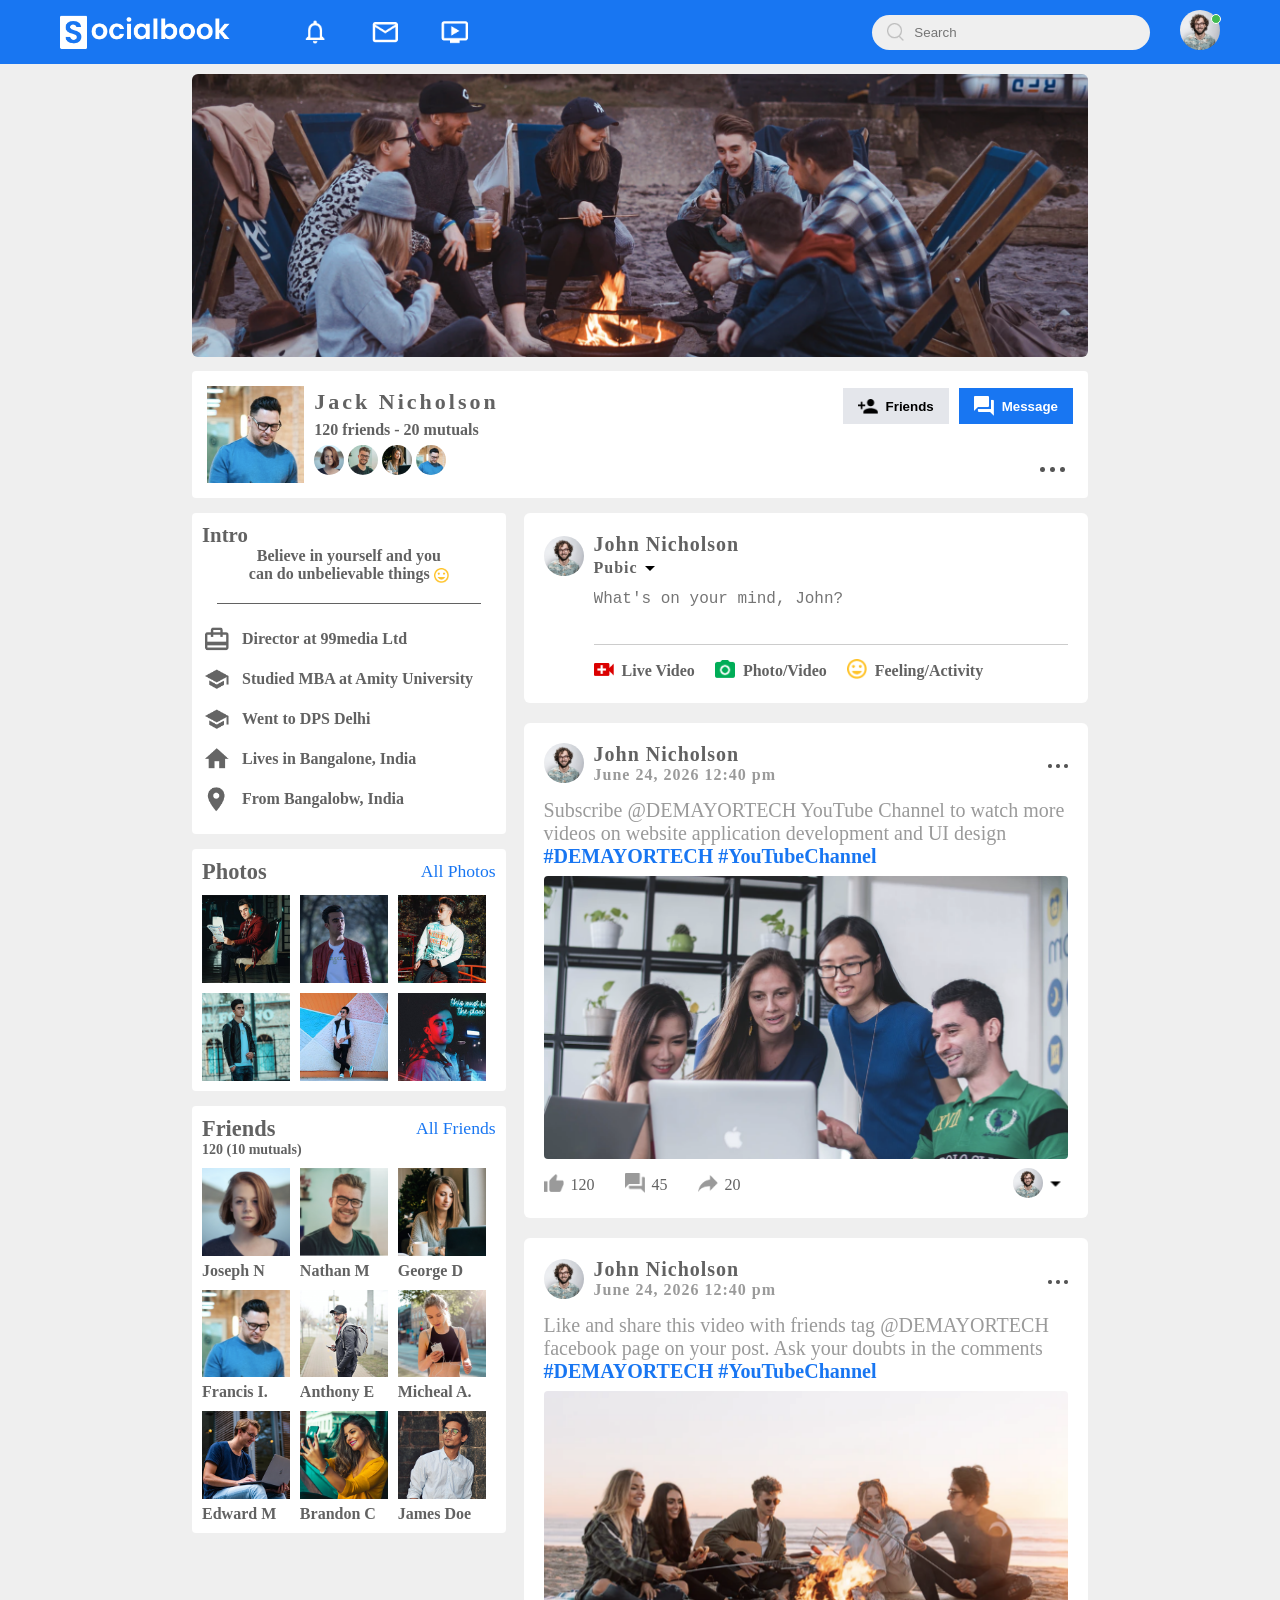
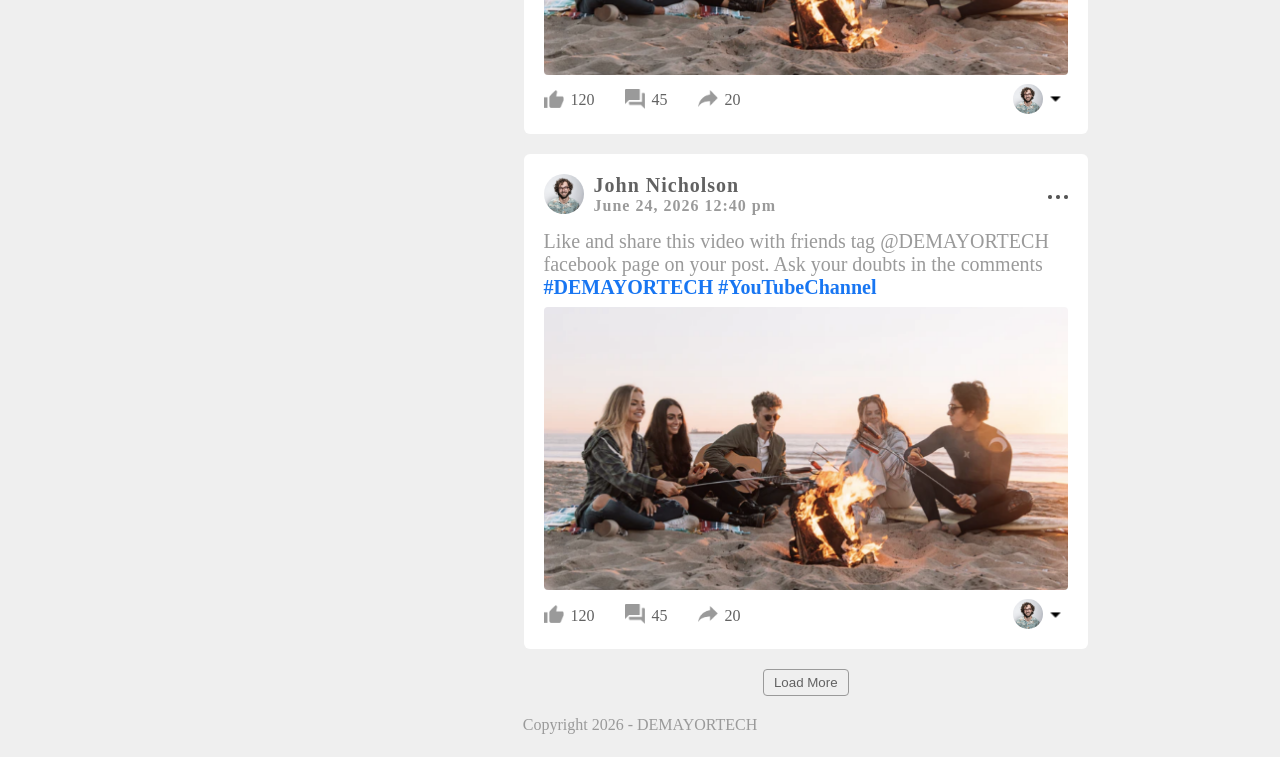
<file: pages/profile.html>
<!doctype html>
<html lang="en">
  <head>
    <meta charset="UTF-8" />
    <meta name="viewport" content="width=device-width, initial-scale=1.0" />
    <title>Profile</title>
    <link rel="stylesheet" href="../css/profile.css" />
    <link rel="stylesheet" href="../css/main.css" />
  </head>
  <body>
    <!-- header -->
    <header>
      <!-- nav icons -->
      <nav class="navigation_icon">
        <a href="../index.html"
          ><img src="../images/logo.png" alt="socialBook logo" class="logo"
        /></a>

        <div class="icons">
          <img src="../images/notification.png" alt="notification" />
          <img src="../images/inbox.png" alt="email" />
          <img src="../images/video.png" alt="" />
        </div>
      </nav>

      <!-- search and profile -->
      <div class="user">
        <div class="search-box">
          <img src="../images/search.png" alt="" />
          <input type="search" class="search" placeholder="Search" />
        </div>

        <div class="profile_click">
          <img src="../images/profile-pic.png" alt="" id="user_img" />
          <div class="status"></div>
        </div>
      </div>

      <div class="dropdown_menu">
        <!-- toggle btn -->
        <div id="dark_mode_toogle">
          <span></span>
        </div>

        <!-- user profile -->
        <div class="dropdown_user_profile">
          <img src="../images/profile-pic.png" alt="" />

          <div>
            <p>John Nicholson</p>
            <a href="./profile.html">See your Profile</a>
          </div>
        </div>

        <div class="margin"></div>

        <!-- feedback -->
        <div class="dropdown_user_profile">
          <img src="../images/feedback.png" alt="" />

          <div>
            <p>Give Feedback</p>
            <a href="#">Help us to improve the new design</a>
          </div>
        </div>
        <div class="margin"></div>

        <!-- Settings -->
        <div class="dropdown_user_profile_link">
          <div class="dropdown_details">
            <img src="../images/setting.png" alt="" />
            <a href="#">Settings & Privacy </a>
          </div>

          <a href="#"><img src="../images/arrow.png" alt="" /></a>
        </div>

        <!-- help -->
        <div class="dropdown_user_profile_link">
          <div class="dropdown_details">
            <img src="../images/help.png" alt="" />
            <a href="#">Help & Support </a>
          </div>

          <a href="#"><img src="../images/arrow.png" alt="" /></a>
        </div>

        <!-- display -->
        <div class="dropdown_user_profile_link">
          <div class="dropdown_details">
            <img src="../images/display.png" alt="" />
            <a href="#">Display & Accessibility </a>
          </div>

          <a href="#"><img src="../images/arrow.png" alt="" /></a>
        </div>

        <!-- Logout -->
        <div class="dropdown_user_profile_link">
          <div class="dropdown_details">
            <img src="../images/logout.png" alt="" />
            <a href="#">Logout</a>
          </div>

          <a href="#"><img src="../images/arrow.png" alt="" /></a>
        </div>
      </div>
    </header>

    <main class="profile_container">
      <img src="../images/cover.png" alt="" class="cover" />

      <!-- profile information -->
      <section class="profile_info">
        <div class="profile_info_leftside">
          <img src="../images/profile.png" alt="" />

          <!-- details -->
          <div class="profile_info_leftside_info">
            <h3>Jack Nicholson</h3>
            <p>120 friends - 20 mutuals</p>
            <img src="../images/member-1.png" alt="" />
            <img src="../images/member-2.png" alt="" />
            <img src="../images/member-3.png" alt="" />
            <img src="../images/member-4.png" alt="" />
          </div>
        </div>

        <!-- right-side -->
        <div class="profile_info_rightside">
          <div class="profile_info_righttside_details">
            <div class="profile_btns">
              <!-- add friend -->
              <button type="button" id="add_friends">
                <div class="btn_details">
                  <img src="../images/add-friends.png" alt="" />
                  <span>Friends</span>
                </div>
              </button>

              <!-- message -->
              <button type="button" id="msg">
                <div class="btn_details">
                  <img src="../images/message.png" alt="" />
                  <span>Message</span>
                </div>
              </button>
            </div>
            <a href="#">
              <img src="../images/more.png" alt="" />
            </a>
          </div>
        </div>
      </section>

      <section class="profile_content">
        <div class="profile_content_leftcontainer">
          <div class="content_leftside">
            <div class="content_intro">
              <h3>Intro</h3>
              <p>
                Believe in yourself and you can do unbelievable things
                <img src="../images/feeling.png" alt="" />
              </p>
              <div class="margin"></div>
            </div>
            <!-- content list -->
            <div class="content_list">
              <ul>
                <li>
                  <div class="content_list_items">
                    <img src="../images/profile-job.png" alt="" />
                    <p>Director at 99media Ltd</p>
                  </div>
                </li>
                <li>
                  <div class="content_list_items">
                    <img src="../images/profile-study.png" alt="" />
                    <p>Studied MBA at Amity University</p>
                  </div>
                </li>
                <li>
                  <div class="content_list_items">
                    <img src="../images/profile-study.png" alt="" />
                    <p>Went to DPS Delhi</p>
                  </div>
                </li>
                <li>
                  <div class="content_list_items">
                    <img src="../images/profile-home.png" alt="" />
                    <p>Lives in Bangalone, India</p>
                  </div>
                </li>
                <li>
                  <div class="content_list_items">
                    <img src="../images/profile-location.png" alt="" />
                    <p>From Bangalobw, India</p>
                  </div>
                </li>
              </ul>
            </div>
          </div>

          <!-- Gallery -->
          <div class="content_gallery">
            <div class="gallery_title">
              <h3>Photos</h3>
              <a href="#">All Photos</a>
            </div>

            <div class="gallery">
              <div class="gallery-item">
                <img src="../images/photo1.png" alt="" />
              </div>

              <div class="gallery-item">
                <img src="../images/photo2.png" alt="" />
              </div>

              <div class="gallery-item">
                <img src="../images/photo3.png" alt="" />
              </div>

              <div class="gallery-item">
                <img src="../images/photo4.png" alt="" />
              </div>

              <div class="gallery-item">
                <img src="../images/photo5.png" alt="" />
              </div>

              <div class="gallery-item">
                <img src="../images/photo6.png" alt="" />
              </div>
            </div>
          </div>

          <!--  Friends Gallery -->
          <div class="content_gallery">
            <div class="gallery_title">
              <h3>Friends</h3>
              <a href="#">All Friends</a>
            </div>
            <p>120 (10 mutuals)</p>

            <div class="gallery">
              <div class="gallery-item">
                <img src="../images/member-1.png" alt="" />
                <p>Joseph N</p>
              </div>

              <div class="gallery-item">
                <img src="../images/member-2.png" alt="" />
                <p>Nathan M</p>
              </div>

              <div class="gallery-item">
                <img src="../images/member-3.png" alt="" />
                <p>George D</p>
              </div>

              <div class="gallery-item">
                <img src="../images/member-4.png" alt="" />
                <p>Francis I.</p>
              </div>

              <div class="gallery-item">
                <img src="../images/member-5.png" alt="" />
                <p>Anthony E</p>
              </div>

              <div class="gallery-item">
                <img src="../images/member-6.png" alt="" />
                <p>Micheal A.</p>
              </div>
              <div class="gallery-item">
                <img src="../images/member-7.png" alt="" />
                <p>Edward M</p>
              </div>
              <div class="gallery-item">
                <img src="../images/member-8.png" alt="" />
                <p>Brandon C</p>
              </div>
              <div class="gallery-item">
                <img src="../images/member-9.png" alt="" />
                <p>James Doe</p>
              </div>
            </div>
          </div>
        </div>

        <!-- right side -->
        <div class="content_rightside">
          <!--  user status Post -->
          <div class="user_post">
            <!-- user profile left side  -->
            <div class="user_post_profile_details">
              <img src="../images/profile-pic.png" alt="" />

              <div class="post_status">
                <h3>John Nicholson</h3>
                <div class="post_status_details">
                  <p>Pubic</p>
                  <img src="../images/arrow-down.png" alt="" />
                </div>
              </div>
            </div>

            <div class="user_post_status">
              <textarea
                rows="3"
                placeholder="What's on your mind, John?"
              ></textarea>

              <!-- status iocns -->
              <div class="status_post_icons">
                <div class="post_icons">
                  <a href="#"><img src="../images/live-video.png" alt="" /></a>
                  <p>Live Video</p>
                </div>
                <div class="post_icons">
                  <a href="#"><img src="../images/photo.png" alt="" /></a>
                  <p>Photo/Video</p>
                </div>
                <div class="post_icons">
                  <a href="#"><img src="../images/feeling.png" alt="" /></a>
                  <p>Feeling/Activity</p>
                </div>
              </div>
            </div>
          </div>

          <!-- News Feed One-->
          <div class="news_feed">
            <!-- user profile left side  -->
            <div class="news_feed_profile_details">
              <div class="news_feed_profile_details_left">
                <img src="../images/profile-pic.png" alt="" />

                <div class="new_feed_details_group">
                  <h3>John Nicholson</h3>
                  <p>June 24, 2026 12:40 pm</p>
                </div>
              </div>

              <a href="#"><img src="../images/more.png" alt="" /></a>
            </div>

            <!-- news feed content -->
            <div class="newsfeed_details">
              <p>
                Subscribe <span>@DEMAYORTECH</span> YouTube Channel to watch
                more videos on website application development and UI design
                <a href="#">
                  <span class="blue"> #DEMAYORTECH </span>
                </a>
                <a href="#"><span class="blue">#YouTubeChannel</span></a>
              </p>
              <img src="../images/feed-image-1.png" alt="" />
            </div>

            <!-- likes, share and comment -->
            <div class="social_cta">
              <div class="social_icons_left">
                <div class="social_icons">
                  <img src="../images/like.png" alt="" />
                  <p>120</p>
                </div>
                <div class="social_icons">
                  <img src="../images/comments.png" alt="" />
                  <p>45</p>
                </div>
                <div class="social_icons">
                  <img src="../images/share.png" alt="" />
                  <p>20</p>
                </div>
              </div>

              <!-- right -->
              <div class="social_icons_right">
                <img src="../images/profile-pic.png" alt="" />
                <img src="../images/arrow-down.png" alt="" class="arrow_down" />
              </div>
            </div>
          </div>

          <!-- news feed  two-->
          <div class="news_feed">
            <!-- user profile left side  -->
            <div class="news_feed_profile_details">
              <div class="news_feed_profile_details_left">
                <img src="../images/profile-pic.png" alt="" />

                <div class="new_feed_details_group">
                  <h3>John Nicholson</h3>
                  <p>June 24, 2026 12:40 pm</p>
                </div>
              </div>

              <a href="#"><img src="../images/more.png" alt="" /></a>
            </div>

            <!-- news feed content -->
            <div class="newsfeed_details">
              <p>
                Like and share this video with friends tag
                <span>@DEMAYORTECH</span> facebook page on your post. Ask your
                doubts in the comments
                <a href="#">
                  <span class="blue"> #DEMAYORTECH </span>
                </a>
                <a href="#"><span class="blue">#YouTubeChannel</span></a>
              </p>
              <img src="../images/feed-image-2.png" alt="" />
            </div>

            <!-- likes, share and comment -->
            <div class="social_cta">
              <div class="social_icons_left">
                <div class="social_icons">
                  <img src="../images/like.png" alt="" />
                  <p>120</p>
                </div>
                <div class="social_icons">
                  <img src="../images/comments.png" alt="" />
                  <p>45</p>
                </div>
                <div class="social_icons">
                  <img src="../images/share.png" alt="" />
                  <p>20</p>
                </div>
              </div>

              <!-- right -->
              <div class="social_icons_right">
                <img src="../images/profile-pic.png" alt="" />
                <img src="../images/arrow-down.png" alt="" class="arrow_down" />
              </div>
            </div>
          </div>

          <!-- news feed  three-->
          <div class="news_feed">
            <!-- user profile left side  -->
            <div class="news_feed_profile_details">
              <div class="news_feed_profile_details_left">
                <img src="../images/profile-pic.png" alt="" />

                <div class="new_feed_details_group">
                  <h3>John Nicholson</h3>
                  <p>June 24, 2026 12:40 pm</p>
                </div>
              </div>
              <a href="#"><img src="../images/more.png" alt="" /></a>
            </div>

            <!-- news feed content -->
            <div class="newsfeed_details">
              <p>
                Like and share this video with friends tag
                <span>@DEMAYORTECH</span> facebook page on your post. Ask your
                doubts in the comments
                <a href="#">
                  <span class="blue"> #DEMAYORTECH </span>
                </a>
                <a href="#"><span class="blue">#YouTubeChannel</span></a>
              </p>
              <img src="../images/feed-image-2.png" alt="" />
            </div>

            <!-- likes, share and comment -->
            <div class="social_cta">
              <div class="social_icons_left">
                <div class="social_icons">
                  <img src="../images/like.png" alt="" />
                  <p>120</p>
                </div>
                <div class="social_icons">
                  <img src="../images/comments.png" alt="" />
                  <p>45</p>
                </div>

                <div class="social_icons">
                  <img src="../images/share.png" alt="" />
                  <p>20</p>
                </div>
              </div>

              <!-- right -->
              <div class="social_icons_right">
                <img src="../images/profile-pic.png" alt="" />
                <img src="../images/arrow-down.png" alt="" class="arrow_down" />
              </div>
            </div>
          </div>

          <!-- load more -->
          <button class="cta_loadmore" type="button">Load More</button>
        </div>
      </section>
    </main>

    <!-- Footer -->
    <footer class="footer">
      <p>Copyright 2026 - DEMAYORTECH</p>
    </footer>
    <script src="../js/profile.js"></script>
  </body>
</html>
</file>
<file: css/profile.css>
body {
  color: #6c6c6c;
}

.profile_container {
  margin: 10px auto;
  width: 70%;
  color: #626262;
}

.cover {
  width: 100%;
  border-radius: 6px;
}

.profile_info {
  width: 100%;
  background: #fff;
  display: flex;
  align-items: center;
  justify-content: space-between;
  margin-top: 10px;
  padding: 15px;
  overflow: hidden;
  border-radius: 4px;
}

.profile_info_leftside {
  display: flex;
  align-items: center;
  gap: 10px;
}

.profile_info_leftside > img {
  width: 20%;
}

.profile_info_leftside_info > img {
  width: 30px;
  border-radius: 50%;
  cursor: pointer;
}

.profile_info_leftside_info > h3 {
  font-size: 22px;
  letter-spacing: 3px;
  margin-bottom: 6px;
  font-weight: 900;
}

.profile_info_leftside_info > p {
  margin-bottom: 6px;
  font-weight: 600;
}

.profile_info_righttside_details {
  display: flex;
  align-items: center;
  flex-direction: column;
  justify-content: center;
  gap: 30px;
}

.profile_info_righttside_details .profile_btns {
  display: flex;
  gap: 10px;
}

.profile_btns #add_friends,
.profile_btns #msg {
  padding: 8px 15px;
  border: none;
  cursor: pointer;
  font-weight: 600;
}
.profile_btns #add_friends {
  background: #e4e6eb;
}

.btn_details > img {
  width: 20px;
}

.btn_details {
  display: flex;
  align-items: center;
  justify-content: center;
  gap: 8px;
}

.profile_btns #msg {
  background: #1876f2;
  color: #fff;
}

.profile_info_righttside_details a {
  align-self: end;
  padding: 4px 8px;
}

.profile_info_righttside_details a > img {
  width: 25px;
}

/* content */
.profile_content {
  display: flex;
  justify-content: space-between;
  width: 100%;
  margin-top: 15px;
}

.profile_content_leftcontainer {
  display: flex;
  flex-direction: column;
  gap: 15px;
  height: 100%;
  align-items: center;
  flex-basis: 35%;
}

.profile_content .content_leftside,
.content_gallery {
  background: #fff;
  padding: 10px;
  border-radius: 4px;
}

.content_intro {
  margin-bottom: 20px;
}

.content_intro h3 {
  font-weight: 700;
  font-size: 1.3rem;
}

.content_intro p {
  text-align: center;
  margin-top: 6px;
  font-weight: 600;
  padding-bottom: 20px;
  width: 70%;
  margin: 0 auto;
}

.content_intro p > img {
  width: 15px;
  vertical-align: middle;
}

.content_list ul {
  list-style: none;
  width: 100%;
}

.content_list ul li {
  padding-bottom: 10px;
}

.content_list_items {
  display: flex;
  align-items: center;
  gap: 10px;
}

.content_list_items > img {
  width: 30px;
}

.content_list_items > p {
  font-weight: 600;
}

/* gallery */
.gallery_title {
  display: flex;
  justify-content: space-between;
  align-items: center;
}

.gallery_title h3 {
  font-weight: 700;
  font-size: 1.4rem;
}

.gallery_title a {
  font-weight: 500;
  color: #1876f2;
  text-decoration: none;
  font-size: 1.1rem;
}

.gallery {
  display: flex;
  flex-wrap: wrap;
  gap: 10px;
  width: 100%;
  margin-top: 10px;
}

.gallery-item {
  width: calc((100% - 30px) / 3);
  overflow: hidden;
  cursor: pointer;
}

.gallery-item img {
  width: 100%;
  object-fit: cover;
  display: block;
}

.gallery-item p {
  margin-top: 6px;
  font-weight: 600;
}

.content_gallery > p {
  font-weight: 600;
  font-size: 14px;
}
.profile_content .content_rightside {
  flex-basis: 63%;
  align-self: flex-start;
}

/* dark mode */
.profile_info.dark,
.content_gallery.dark,
.content_leftside.dark,
.userPost.dark {
  background-color: #000;
}
</file>
<file: css/main.css>
* {
  margin: 0;
  padding: 0;
  box-sizing: border-box;
}

body {
  background: #efefef;
}

/* header */
header {
  background-color: #1876f2;
  display: flex;
  padding: 10px 60px;
  align-items: center;
  justify-content: space-between;
  position: sticky;
  top: 0;
  z-index: 100;
}

.navigation_icon {
  display: flex;
  align-items: center;
  justify-content: center;
  gap: 70px;
}

.logo {
  width: 170px;
  cursor: pointer;
  vertical-align: middle;
}

.icons {
  display: flex;
  align-items: center;
  justify-content: center;
  gap: 40px;
  cursor: pointer;
}

.icons img {
  width: 30px;
}

.user {
  display: flex;
  align-items: center;
  justify-content: space-between;
  gap: 30px;
  width: 30%;
}

.user #user_img {
  width: 40px;
  height: 40px;
  border-radius: 50%;
  position: relative;
  cursor: pointer;
}

.status {
  height: 10px;
  width: 10px;
  background: #41bb51;
  position: absolute;
  border-radius: 50%;
  border: 1px solid #fff;
  transform: translate(31px, -40px);
}

.search-box {
  background: #efefef;
  display: flex;
  justify-content: center;
  align-items: center;
  width: 100%;
  padding: 0 15px;
  border-radius: 40px;
}

.search {
  padding: 10px;
  width: 100%;
  outline: none;
  border: 0;
  background: transparent;
}

.search-box img {
  width: 18px;
  height: 18px;
}

/* main */
.container {
  display: flex;
  justify-content: space-between;
  padding: 10px 60px;
}

/* LEFT SIDEBAR */
.container .left-sidebar {
  flex-basis: 25%;
  position: sticky;
  top: 70px;
  align-self: flex-start;
}

.container .left-sidebar .group ul {
  list-style: none;
}

.container .left-sidebar .group ul .group_links {
  display: flex;
  align-items: center;
  gap: 15px;
  margin-bottom: 20px;
  cursor: pointer;
}

.container .left-sidebar .group ul .group_links img {
  width: 40px;
  object-fit: contain;
}

.container .left-sidebar .group a {
  text-decoration: none;
  color: #1876f2;
  font-weight: 700;
}

.container .left-sidebar .top {
  padding-bottom: 30px;

  border-bottom: 1px solid #626262;
}

.container .left-sidebar .shortcuts {
  padding-top: 20px;
}

.container .left-sidebar .group .group_links a {
  color: #626262;
  text-decoration: none;
  font-weight: 900;
}

.container .left-sidebar .shortcuts h3 {
  color: #626262;
  font-weight: 700;
  margin-bottom: 20px;
}

/* RIGHT SIDEBAR */
.container .right-sidebar {
  background: #fff;
  flex-basis: 25%;
  position: sticky;
  top: 70px;
  align-self: flex-start;
  padding: 15px;
  border-radius: 6px;
  color: #626262;
}

.activities {
  display: flex;
  justify-content: space-between;
  align-items: center;
  margin-bottom: 10px;
}

.activities h3 {
  font-weight: 700;
  color: #626262;
  font-size: 20px;
}

.activities a {
  text-decoration: none;
  color: #1876f2;
  font-weight: 900;
}

.notification_list {
  display: flex;
  flex-direction: column;
  gap: 20px;
}

.notification_list .calendars {
  display: flex;
  gap: 15px;
  align-items: center;
}

.notification_list .calendars .date {
  display: flex;
  flex-direction: column;
  border-radius: 12px;
  flex-basis: 25%;
  overflow: hidden;
}

.notification_list .calendars .date .date_number {
  text-align: center;
  font-size: 1.2rem;
  font-weight: 600;
  width: 100%;
  padding: 15px;
  border-radius: 12px 12px 0 0;
}

.notification_list .calendars .date .month_number {
  background: #1876f2;
  color: #fff;
  border-radius: 0 0 10px 10px;
  text-align: center;
  width: 100%;
  padding: 5px;
  font-weight: 600;
}

.notification_list .calendars .notification_tasks h3 {
  color: #626262;
  font-weight: 900;
}

.notification_list .calendars .notification_tasks p {
  display: flex;
  align-items: center;
  gap: 5px;
  color: #626262;
  margin: 6px 0;
  opacity: 0.6;
}

.notification_list .calendars .notification_tasks p img {
  width: 10px;
}

.notification_list .calendars .notification_tasks a {
  text-decoration: none;
  color: #1876f2;
  font-weight: 600;
}

.advert {
  margin-top: 20px;
}

.advert #close_advert {
  color: #626262;
}

.right-sidebar .advert_img {
  width: 100%;
  border-radius: 6px;
}

.conversation {
  margin-top: 20px;
}

.conversation ul {
  list-style: none;
}

.conversation ul .conversation_list {
  display: flex;
  align-items: center;
  gap: 15px;
  margin-bottom: 20px;
}

.conversation ul .conversation_list a {
  text-decoration: none;
  color: #626262;
  font-weight: 600;
}

.conversation ul .conversation_list img {
  border-radius: 50%;
  position: relative;
  width: 40px;
}

.conversation ul .conversation_list .member_status {
  height: 9px;
  width: 9px;
  background: #41bb51;
  position: absolute;
  border-radius: 50%;
  transform: translate(32px, 9px);
  border: 1px solid #fff;
}

/* MAIN CONTENT */
.container .main-content {
  flex-basis: 47%;
  position: sticky;
  top: 70px;
  align-self: flex-start;
}

.status_story {
  display: flex;
  justify-content: space-between;
  margin-bottom: 20px;
  align-items: center;
}

.story {
  flex-basis: 18%;
  padding-top: 32%;
  background-image:
    linear-gradient(transparent, rgba(0, 0, 0, 0.5)),
    url(../images/status-1.png);
  background-position: center;
  background-size: cover;
  position: relative;
  border-radius: 14px;
  cursor: pointer;
}

.story_two {
  background-image:
    linear-gradient(transparent, rgba(0, 0, 0, 0.7)),
    url(../images/status-2.png);
  background-position: center;
  background-size: cover;
}

.story_three {
  background-image:
    linear-gradient(transparent, rgba(0, 0, 0, 0.7)),
    url(../images/status-3.png);
  background-position: center;
  background-size: cover;
}

.story_four {
  background-image:
    linear-gradient(transparent, rgba(0, 0, 0, 0.7)),
    url(../images/status-4.png);
  background-position: center;
  background-size: cover;
}

.story_five {
  background-image:
    linear-gradient(transparent, rgba(0, 0, 0, 0.7)),
    url(../images/status-5.png);
  background-position: center;
  background-size: cover;
}

.story #upload {
  position: absolute;
  width: 45px;
  border-radius: 50%;
  bottom: 44px;
  left: 34px;
  border-radius: 1px solid #6c6c6c;
}

.story_user {
  position: absolute;
  width: 45px;
  height: 45px;
  border-radius: 50%;
  top: 10px;
  left: 10px;
  border: 4px solid #1876f2;
}

.story h3 {
  position: absolute;
  bottom: 10px;
  text-align: center;
  width: 100%;
  color: #fff;
  font-size: 18px;
  opacity: 0.7;
}

.user_post {
  background: #fff;
  margin-bottom: 20px;
  border-radius: 6px;
  padding: 20px;
  color: #626262;
  width: 100%;
}

.user_post_profile_details {
  display: flex;
  align-items: center;
  width: 100%;
  gap: 10px;
}

.user_post_profile_details .post_status h3 {
  font-weight: 700;
  font-size: 20px;
  letter-spacing: 1px;
}

.post_status_details {
  display: flex;
  align-items: center;
  cursor: pointer;
}

.user_post_profile_details .post_status p {
  font-weight: 700;
  letter-spacing: 1px;
}

.user_post_status {
  margin: 10px 0 0px 50px;
}

.user_post .user_post_status textarea {
  border: 0;
  outline: none;
  width: 100%;
  font-size: 1rem;
  margin-bottom: 10px;
  border-bottom: 1px solid #ccc;
  background: transparent;
  resize: none;
}

.user_post .user_post_status .status_post_icons {
  display: flex;
  gap: 20px;
  width: 100%;
}

.user_post .user_post_status .status_post_icons img {
  width: 20px;
}

.user_post .user_post_status .status_post_icons .post_icons {
  display: flex;
  justify-content: center;
  align-items: center;
  gap: 8px;
}

.user_post .user_post_status .status_post_icons .post_icons p {
  font-weight: 600;
}

.news_feed {
  background: #fff;
  margin-bottom: 20px;
  border-radius: 6px;
  padding: 20px;
  color: #626262;
}

.news_feed_profile_details {
  display: flex;
  align-items: center;
  justify-content: space-between;
  width: 100%;
  cursor: pointer;
  margin-bottom: 15px;
}

.news_feed_profile_details_left {
  display: flex;
  align-items: center;
  justify-content: center;
  gap: 10px;
}

.news_feed_profile_details_left > img {
  width: 40px;
  height: 40px;
  border-radius: 50%;
}

.news_feed_profile_details > a img {
  width: 20px;
}
.news_feed_profile_details h3 {
  font-weight: 700;
  font-size: 20px;
  letter-spacing: 1px;
}

.news_feed_profile_details p {
  font-weight: 700;
  letter-spacing: 1px;
  color: #9a9a9a;
}

.newsfeed_details > img {
  width: 100%;
  margin-top: 8px;
  border-radius: 4px;
}

.newsfeed_details p {
  font-size: 20px;
  color: #9a9a9a;
}

.newsfeed_details p > a span {
  font-weight: 600;
}

.newsfeed_details p > a {
  text-decoration: none;
}

.newsfeed_details p .blue {
  color: #1876f2;
}

.social_cta {
  display: flex;
  align-items: center;
  justify-content: space-between;
  margin-top: 5px;
}

.social_cta .social_icons_right > img {
  width: 30px;
  border-radius: 50%;
  cursor: pointer;
}
.social_cta .social_icons_right > .arrow_down {
  width: 25px;
}

.social_icons_right {
  display: flex;
  align-items: center;
  cursor: pointer;
}

.social_cta .social_icons_left {
  display: flex;
  justify-content: center;
  align-items: center;
  gap: 30px;
  cursor: pointer;
}

.social_cta .social_icons {
  display: flex;
  justify-content: center;
  align-items: center;
  gap: 7px;
}

.social_cta .social_icons > img {
  width: 20px;
}

.social_cta .social_icons p {
  padding-top: 3px;
}

.footer {
  text-align: center;
  font-size: 1rem;
  color: #9a9a9a;
  padding: 10px 0 20px;
}

.cta_loadmore {
  display: block;
  cursor: pointer;
  margin: auto;
  padding: 5px 10px;
  background: transparent;
  border: 1px solid #9a9a9a;
  border-radius: 4px;
  color: #626262;
}

.dropdown_menu {
  position: absolute;
  width: 90%;
  max-width: 350px;
  height: 430px;
  background: #fff;
  box-shadow: 0 0 10px rgba(0, 0, 0, 0.4);
  border-radius: 4px;
  overflow: hidden;
  top: 70px;
  right: 5%;
  opacity: 0;
  visibility: hidden;
  transition:
    opacity 0.4s ease,
    visibility 0.4s ease;
}

.dropdown_menu.click {
  opacity: 1;
  visibility: visible;
}

.dropdown_user_profile {
  background: #fff;
  display: flex;
  align-items: center;
  width: 100%;
  gap: 10px;
  padding: 15px 15px;
  cursor: pointer;
}

.margin {
  border-bottom: 1px solid #626262;
  width: 90%;
  margin: 0 auto;
}

.dropdown_user_profile img,
.dropdown_details > img,
.user_post_profile_details > img {
  border-radius: 50%;
  width: 40px;
}

.dropdown_user_profile a {
  color: #1876f2;
  text-decoration: none;
}

.dropdown_user_profile p {
  color: #626262;
  font-size: 18px;
  font-weight: 700;
  text-decoration: none;
}

.dropdown_user_profile_link {
  width: 100%;
  padding: 10px 15px;
  margin-bottom: 10px;
  cursor: pointer;
  display: flex;
  justify-content: space-between;
  align-items: center;
}

.dropdown_user_profile_link a > img {
  width: 10px;
}

.dropdown_details {
  display: flex;
  align-items: center;
  gap: 10px;
}

.dropdown_details a {
  color: #626262;
  text-decoration: none;
  font-size: 1.1rem;
}

#dark_mode_toogle {
  position: absolute;
  width: 45px;
  background: #ccc;
  top: 20px;
  right: 20px;
  border-radius: 15px;
  padding: 2px 3px;
  cursor: pointer;
  display: flex;
  transition:
    padding-left 0.5s ease,
    background 0.5s ease;
}

#dark_mode_toogle > span {
  background: #fff;
  width: 18px;
  height: 18px;
  border-radius: 50%;
  display: inline-block;
}

#dark_mode_toogle.dark_btn_on {
  background: #0a0a0a;
  padding-left: 23px;
}

/* darkmode utilities */
body.dark {
  background: #0a0a0a;
  color: #626262;
  transition: background 0.5s ease;
}
header.dark,
.news_feed.dark,
.user_post.dark,
.right-sidebar.dark,
.dropdown_menu.dark,
.dropdown_user_profile.dark {
  background-color: #000;
}

/* Responsive */
@media (max-width: 900px) {
  .left-sidebar,
  .right-sidebar {
    display: none;
  }

  header {
    flex-wrap: wrap;
  }

  .search-box {
    display: none;
  }

  .logo {
    width: 110px;
  }

  .icons > img {
    width: 20px;
  }

  #user_img {
    width: 40px;
  }

  .container {
    display: block;
    padding: 10px 20px;
  }
}
</file>
